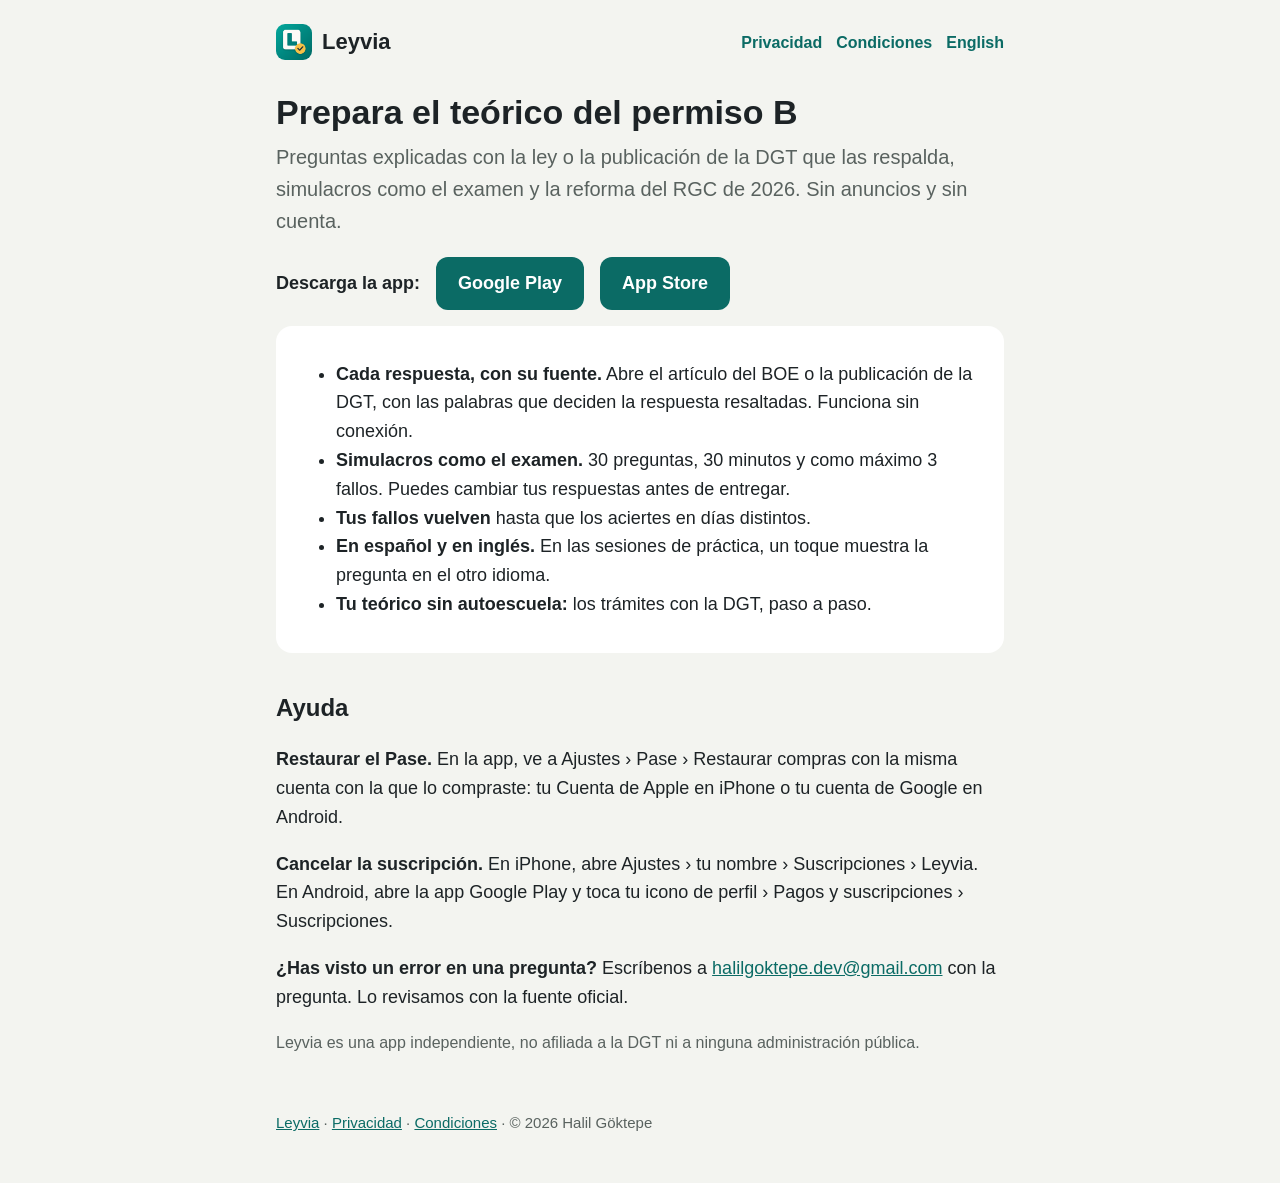
<file: index.html>
<!doctype html>
<html lang="es">
<head>
<meta charset="utf-8">
<meta name="viewport" content="width=device-width, initial-scale=1">
<title>Leyvia: test de autoescuela y examen teórico DGT</title>
<meta name="description" content="Prepara el examen teórico del permiso B: preguntas explicadas con la ley o la publicación de la DGT que las respalda, simulacros y la reforma del RGC de 2026. Sin anuncios ni cuenta, y también en inglés.">
<link rel="stylesheet" href="style.css">
<link rel="alternate" hreflang="en" href="en/index.html">
</head>
<body>
<header>
  <a class="brand" href="index.html"><img src="icon.png" alt="">Leyvia</a>
  <nav><a href="privacy.html">Privacidad</a><a href="terms.html">Condiciones</a><a href="en/index.html" lang="en">English</a></nav>
</header>
<main>
  <h1>Prepara el teórico del permiso B</h1>
  <p class="lede">Preguntas explicadas con la ley o la publicación de la DGT que las respalda, simulacros como el examen y la reforma del RGC de 2026. Sin anuncios y sin cuenta.</p>
  <p class="get"><span class="lead">Descarga la app:</span> <a class="store" href="https://play.google.com/store/apps/details?id=com.halil.leyvia&amp;hl=es">Google Play</a> <a class="store" href="https://apps.apple.com/es/app/test-autoescuela-dgt-leyvia/id6823328956">App Store</a></p>
  <div class="panel">
    <ul>
      <li><strong>Cada respuesta, con su fuente.</strong> Abre el artículo del BOE o la publicación de la DGT, con las palabras que deciden la respuesta resaltadas. Funciona sin conexión.</li>
      <li><strong>Simulacros como el examen.</strong> 30 preguntas, 30 minutos y como máximo 3 fallos. Puedes cambiar tus respuestas antes de entregar.</li>
      <li><strong>Tus fallos vuelven</strong> hasta que los aciertes en días distintos.</li>
      <li><strong>En español y en inglés.</strong> En las sesiones de práctica, un toque muestra la pregunta en el otro idioma.</li>
      <li><strong>Tu teórico sin autoescuela:</strong> los trámites con la DGT, paso a paso.</li>
    </ul>
  </div>

  <h2>Ayuda</h2>
  <p><strong>Restaurar el Pase.</strong> En la app, ve a Ajustes › Pase › Restaurar compras con la misma cuenta con la que lo compraste: tu Cuenta de Apple en iPhone o tu cuenta de Google en Android.</p>
  <p><strong>Cancelar la suscripción.</strong> En iPhone, abre Ajustes › tu nombre › Suscripciones › Leyvia. En Android, abre la app Google Play y toca tu icono de perfil › Pagos y suscripciones › Suscripciones.</p>
  <p><strong>¿Has visto un error en una pregunta?</strong> Escríbenos a <a href="mailto:halilgoktepe.dev@gmail.com">halilgoktepe.dev@gmail.com</a> con la pregunta. Lo revisamos con la fuente oficial.</p>
  <p class="note">Leyvia es una app independiente, no afiliada a la DGT ni a ninguna administración pública.</p>
</main>
<footer><a href="index.html">Leyvia</a> · <a href="privacy.html">Privacidad</a> · <a href="terms.html">Condiciones</a> · © 2026 Halil Göktepe</footer>
</body>
</html>
</file>
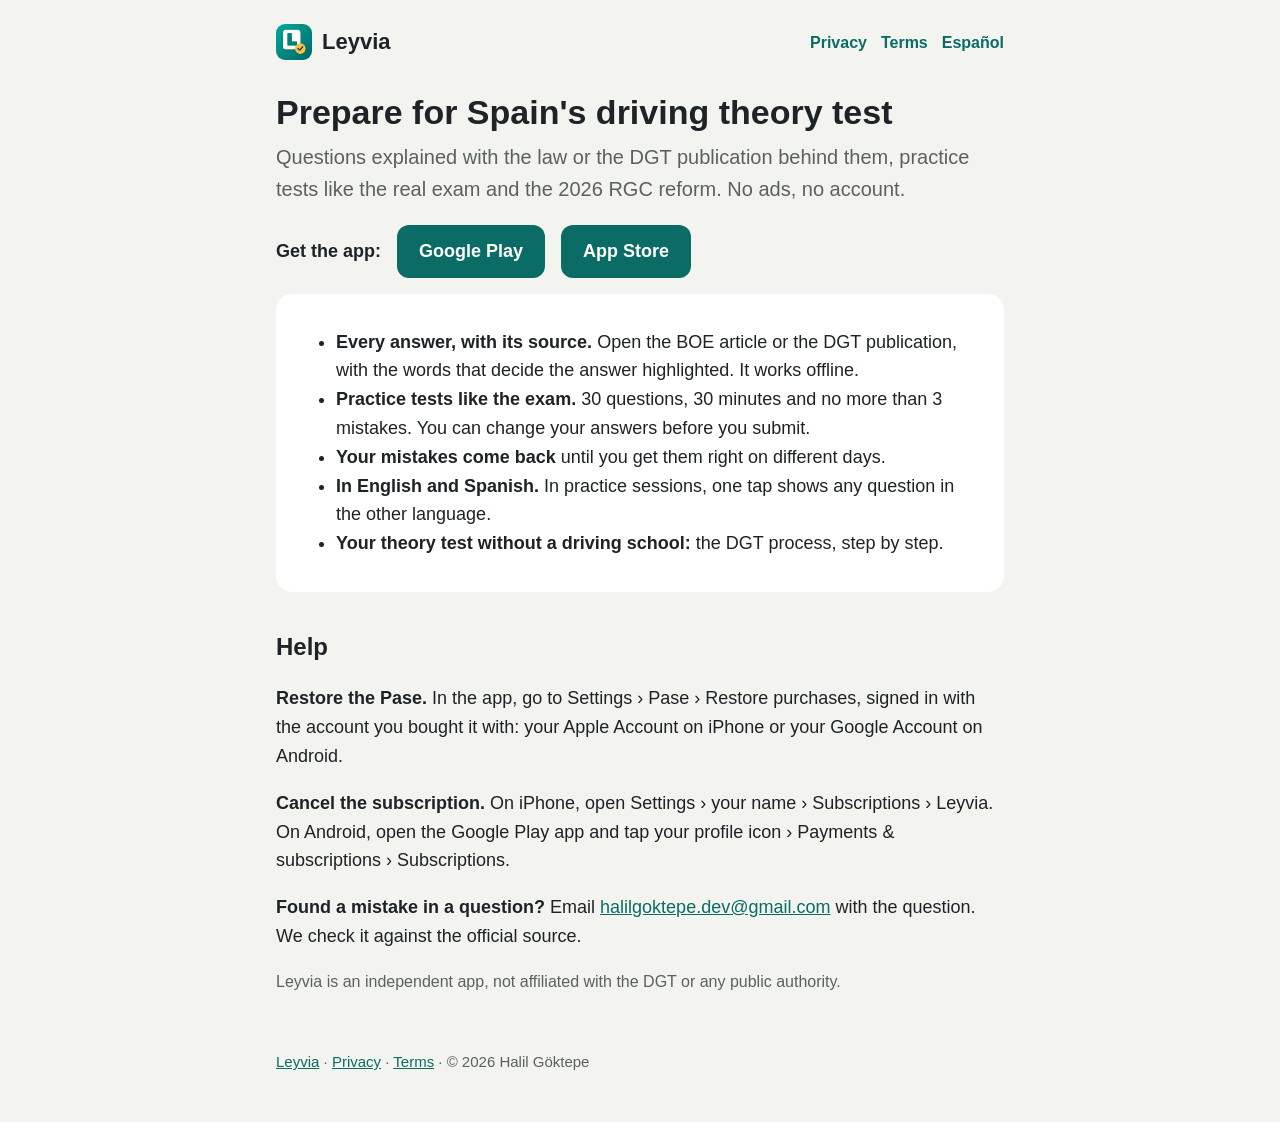
<file: en/index.html>
<!doctype html>
<html lang="en">
<head>
<meta charset="utf-8">
<meta name="viewport" content="width=device-width, initial-scale=1">
<title>Leyvia: Spain driving theory test in English and Spanish</title>
<meta name="description" content="Prepare for Spain's DGT theory test for a class B license, with every answer explained by the law or the DGT publication behind it, practice tests and the 2026 RGC reform. No ads, no account, in English and Spanish.">
<link rel="stylesheet" href="../style.css">
<link rel="alternate" hreflang="es" href="../index.html">
</head>
<body>
<header>
  <a class="brand" href="index.html"><img src="../icon.png" alt="">Leyvia</a>
  <nav><a href="privacy.html">Privacy</a><a href="terms.html">Terms</a><a href="../index.html" lang="es">Español</a></nav>
</header>
<main>
  <h1>Prepare for Spain's driving theory test</h1>
  <p class="lede">Questions explained with the law or the DGT publication behind them, practice tests like the real exam and the 2026 RGC reform. No ads, no account.</p>
  <p class="get"><span class="lead">Get the app:</span> <a class="store" href="https://play.google.com/store/apps/details?id=com.halil.leyvia&amp;hl=en">Google Play</a> <a class="store" href="https://apps.apple.com/es/app/test-autoescuela-dgt-leyvia/id6823328956">App Store</a></p>
  <div class="panel">
    <ul>
      <li><strong>Every answer, with its source.</strong> Open the BOE article or the DGT publication, with the words that decide the answer highlighted. It works offline.</li>
      <li><strong>Practice tests like the exam.</strong> 30 questions, 30 minutes and no more than 3 mistakes. You can change your answers before you submit.</li>
      <li><strong>Your mistakes come back</strong> until you get them right on different days.</li>
      <li><strong>In English and Spanish.</strong> In practice sessions, one tap shows any question in the other language.</li>
      <li><strong>Your theory test without a driving school:</strong> the DGT process, step by step.</li>
    </ul>
  </div>

  <h2>Help</h2>
  <p><strong>Restore the Pase.</strong> In the app, go to Settings › Pase › Restore purchases, signed in with the account you bought it with: your Apple Account on iPhone or your Google Account on Android.</p>
  <p><strong>Cancel the subscription.</strong> On iPhone, open Settings › your name › Subscriptions › Leyvia. On Android, open the Google Play app and tap your profile icon › Payments &amp; subscriptions › Subscriptions.</p>
  <p><strong>Found a mistake in a question?</strong> Email <a href="mailto:halilgoktepe.dev@gmail.com">halilgoktepe.dev@gmail.com</a> with the question. We check it against the official source.</p>
  <p class="note">Leyvia is an independent app, not affiliated with the DGT or any public authority.</p>
</main>
<footer><a href="index.html">Leyvia</a> · <a href="privacy.html">Privacy</a> · <a href="terms.html">Terms</a> · © 2026 Halil Göktepe</footer>
</body>
</html>
</file>
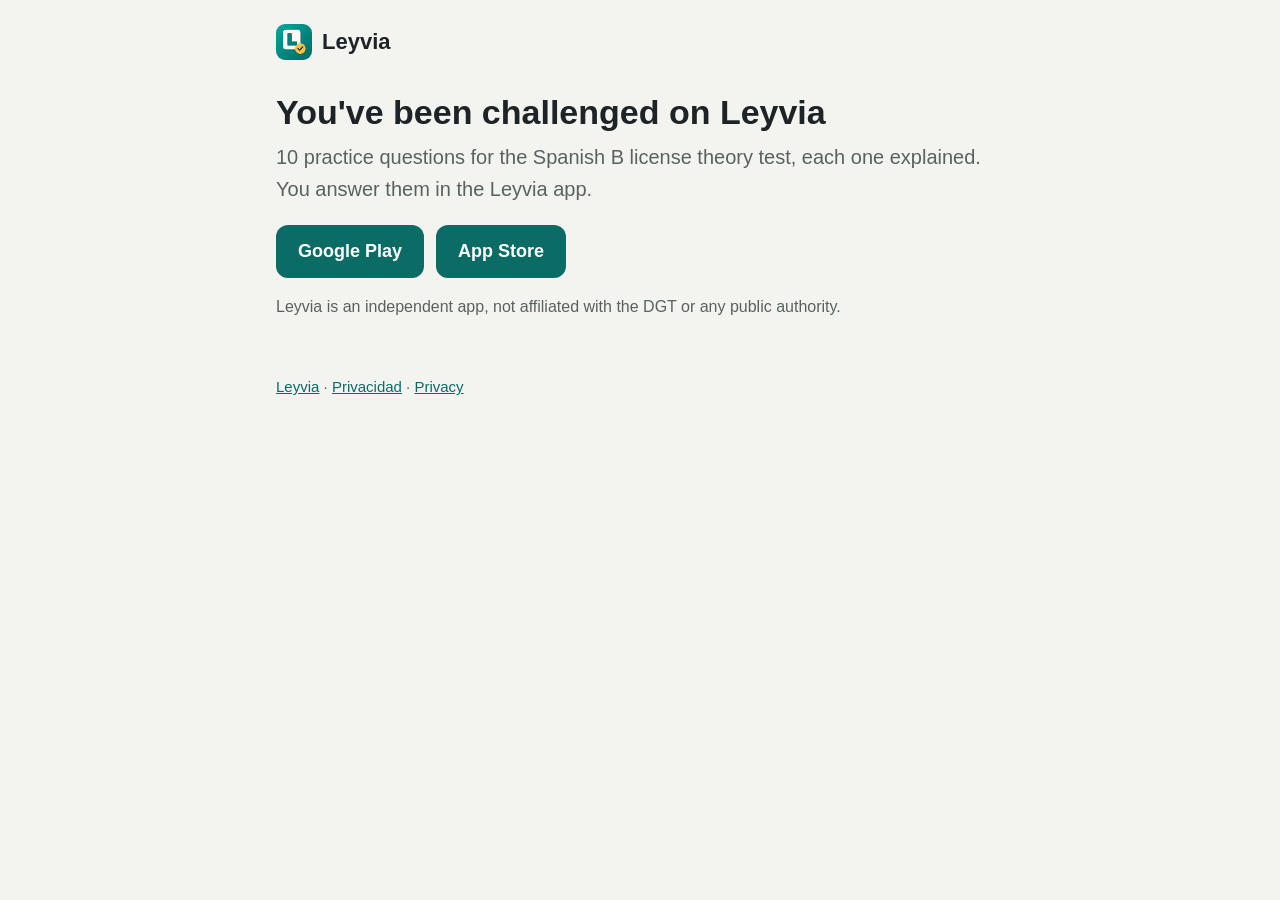
<file: reto/index.html>
<!doctype html>
<html lang="es">
<head>
<meta charset="utf-8">
<meta name="viewport" content="width=device-width, initial-scale=1">
<title>Un reto en Leyvia</title>
<meta name="description" content="Un reto en Leyvia: 10 preguntas para preparar el teórico del permiso B, con la explicación de cada una.">
<meta property="og:title" content="Un reto en Leyvia">
<meta property="og:description" content="10 preguntas para preparar el teórico del permiso B, con la explicación de cada una.">
<meta property="og:image" content="https://batuhangoktepe.github.io/leyvia/reto/preview.png">
<meta property="og:image:width" content="1200">
<meta property="og:image:height" content="630">
<meta property="og:type" content="website">
<meta name="twitter:card" content="summary_large_image">
<meta name="robots" content="noindex">
<link rel="stylesheet" href="../style.css">
<style>
  .score { font-size: 20px; font-weight: 700; margin: 0 0 8px; }
  ol.steps { padding-left: 22px; margin: 8px 0 16px; }
  ol.steps li { margin: 4px 0; }
  a.store.secondary { background: transparent; color: var(--teal); box-shadow: inset 0 0 0 2px var(--teal); }
  .actions { display: flex; flex-wrap: wrap; gap: 12px; margin: 16px 0; }
  [hidden] { display: none !important; }
</style>
</head>
<body>
<header>
  <a class="brand" href="../index.html"><img src="../icon.png" alt="">Leyvia</a>
</header>
<main>
  <!-- Spanish and English, chosen by the browser's language like the app (Spanish for es, ca, gl, eu). The reto is
       read from the link's fragment, which browsers never send to the server. On Android the page passes it to Google
       Play in the install link (disclosed in the privacy policy); a session flag avoids jumping to Play twice. -->
  <section lang="es" data-lang="es">
    <h1 data-title><span data-name></span> te reta en Leyvia</h1>
    <h1 data-title-anon hidden>Te han retado en Leyvia</h1>
    <h1 data-title-result hidden>Han respondido a un reto en Leyvia</h1>
    <p class="lede">10 preguntas para preparar el teórico del permiso B, con la explicación de cada una. Se juega en la app.</p>
    <p class="score" data-score hidden><span data-who data-anon="Tu amigo"></span>: <span data-points></span> de 10. ¿Aciertas más?</p>
    <div class="panel" data-ios hidden>
      <ol class="steps">
        <li>Instala Leyvia.</li>
        <li>Vuelve a donde recibiste el enlace del reto y tócalo otra vez.</li>
      </ol>
      <div class="actions"><a class="store" data-appstore href="#">Instalar en el App Store</a></div>
    </div>
    <div class="panel" data-android hidden>
      <p>Instala Leyvia y ábrela: el reto debería estar esperándote. Si no aparece, vuelve a tocar el enlace del reto.</p>
      <div class="actions"><a class="store" data-play href="#">Instalar en Google Play</a></div>
    </div>
    <div class="actions" data-desktop hidden>
      <a class="store" data-play href="#">Google Play</a>
      <a class="store" data-appstore href="#">App Store</a>
    </div>
    <p data-mobile hidden><strong>¿Ya tienes Leyvia?</strong> Si no se ha abierto, actualízala y vuelve a tocar el enlace del reto. Si el enlace se abre dentro de otra app, usa este botón:</p>
    <div class="actions" data-mobile hidden><a class="store secondary" data-open href="#">Abrir en Leyvia</a></div>
    <p class="note">Leyvia es una app independiente, no afiliada a la DGT ni a ninguna administración pública.</p>
  </section>
  <section lang="en" data-lang="en" hidden>
    <h1 data-title><span data-name></span> challenges you on Leyvia</h1>
    <h1 data-title-anon hidden>You've been challenged on Leyvia</h1>
    <h1 data-title-result hidden>Someone answered a challenge on Leyvia</h1>
    <p class="lede">10 practice questions for the Spanish B license theory test, each one explained. You answer them in the Leyvia app.</p>
    <p class="score" data-score hidden><span data-who data-anon="Your friend"></span>: <span data-points></span> out of 10. Can you beat that?</p>
    <div class="panel" data-ios hidden>
      <ol class="steps">
        <li>Install Leyvia.</li>
        <li>Go back to where you got the challenge link and tap it again.</li>
      </ol>
      <div class="actions"><a class="store" data-appstore href="#">Get it on the App Store</a></div>
    </div>
    <div class="panel" data-android hidden>
      <p>Install Leyvia and open it: the challenge should be waiting for you. If it isn't, tap the challenge link again.</p>
      <div class="actions"><a class="store" data-play href="#">Get it on Google Play</a></div>
    </div>
    <div class="actions" data-desktop hidden>
      <a class="store" data-play href="#">Google Play</a>
      <a class="store" data-appstore href="#">App Store</a>
    </div>
    <p data-mobile hidden><strong>Already have Leyvia?</strong> If it didn't open, update it and tap the challenge link again. If the link opens inside another app, use this button:</p>
    <div class="actions" data-mobile hidden><a class="store secondary" data-open href="#">Open in Leyvia</a></div>
    <p class="note">Leyvia is an independent app, not affiliated with the DGT or any public authority.</p>
  </section>
</main>
<footer><a href="../index.html">Leyvia</a> · <a href="../privacy.html">Privacidad</a> · <a href="../en/privacy.html" lang="en">Privacy</a></footer>
<script>
(function () {
  "use strict";
  var fragment = location.hash.slice(1);
  var ua = navigator.userAgent || "";
  var ios = /iPhone|iPad|iPod/.test(ua) || (navigator.platform === "MacIntel" && navigator.maxTouchPoints > 1);
  var android = /Android/.test(ua);
  // In-app browsers that may keep links for themselves (Instagram, Facebook): no automatic jump to the store there.
  var inApp = /Instagram|FBAN|FBAV|FB_IAB/.test(ua);

  var lang = ((navigator.languages && navigator.languages[0]) || navigator.language || "es").slice(0, 2).toLowerCase();
  var english = ["es", "ca", "gl", "eu"].indexOf(lang) < 0;
  var page = document.querySelector('[data-lang="' + (english ? "en" : "es") + '"]');
  document.querySelectorAll("[data-lang]").forEach(function (section) { section.hidden = section !== page; });
  document.documentElement.lang = english ? "en" : "es";
  if (english) document.title = "A challenge on Leyvia";

  var valid = /^[A-Za-z0-9_-]+$/.test(fragment);
  var play = "https://play.google.com/store/apps/details?id=com.halil.leyvia&referrer=" +
    encodeURIComponent("utm_source=reto&utm_medium=share" + (valid ? "&reto=" + fragment : ""));
  var appStore = "https://apps.apple.com/app/apple-store/id6823328956?pt=128534438&ct=reto&mt=8";
  page.querySelectorAll("[data-play]").forEach(function (a) { a.href = play; });
  page.querySelectorAll("[data-appstore]").forEach(function (a) { a.href = appStore; });
  page.querySelectorAll("[data-open]").forEach(function (a) { a.href = "leyvia://reto" + (valid ? "#" + fragment : ""); });
  page.querySelectorAll(ios ? "[data-ios]" : android ? "[data-android]" : "[data-desktop]").forEach(function (el) { el.hidden = false; });
  if (ios || android) page.querySelectorAll("[data-mobile]").forEach(function (el) { el.hidden = false; });

  function show(name, points, valid) {
    // textContent only: a name in a link is never read as HTML.
    page.querySelectorAll("[data-name]").forEach(function (el) { el.textContent = name; });
    page.querySelectorAll("[data-who]").forEach(function (el) { el.textContent = name || el.getAttribute("data-anon"); });
    page.querySelectorAll("[data-points]").forEach(function (el) { el.textContent = String(points); });
    page.querySelector("[data-title]").hidden = !name;
    page.querySelector("[data-title-anon]").hidden = !!name;
    page.querySelector("[data-score]").hidden = !valid;
  }
  show("", 0, false);

  // The challenge as the app writes it (docs/en/19-reto-plan.md §4.2): version 1, kind, pack, ten questions, the
  // sender's answers and name, a checksum. Only a valid challenge shows a name and a score.
  function bytesOf(text) {
    var base64 = text.replace(/-/g, "+").replace(/_/g, "/");
    while (base64.length % 4) base64 += "=";
    var binary = atob(base64), bytes = new Uint8Array(binary.length);
    for (var i = 0; i < binary.length; i++) bytes[i] = binary.charCodeAt(i);
    return bytes;
  }
  function read(bytes, digest) {
    var body = bytes.length - 2;
    if (bytes[0] !== 1 || body < 57) return;
    if (digest[0] !== bytes[body] || digest[1] !== bytes[body + 1]) return;
    // A result link (kind 1) is for the person who sent the challenge; say what it is, without scores.
    if (bytes[1] === 1) {
      page.querySelector("[data-title]").hidden = true;
      page.querySelector("[data-title-anon]").hidden = true;
      page.querySelector("[data-title-result]").hidden = false;
      return;
    }
    if (bytes[1] !== 0) return;
    var answers = (bytes[54] << 8) | bytes[55], points = 0;
    for (var bit = 0; bit < 10; bit++) if (answers & (1 << bit)) points++;
    var length = bytes[56];
    if (57 + length !== body) return;
    var name;
    try { name = new TextDecoder("utf-8", { fatal: true }).decode(bytes.slice(57, 57 + length)); } catch (e) { return; }
    show(name, points, true);
  }
  var bytes;
  try { bytes = valid ? bytesOf(fragment) : null; } catch (e) { bytes = null; }
  if (bytes && bytes.length > 3 && window.crypto && crypto.subtle) {
    crypto.subtle.digest("SHA-256", bytes.slice(0, bytes.length - 2))
      .then(function (hash) { read(bytes, new Uint8Array(hash)); })
      .catch(function () {});
  }

  // Android, in a regular browser: on to Google Play at once; Play hands the reto to the app at its first launch.
  // Coming back shows this page, with the "already have Leyvia" line.
  if (android && !inApp && valid) {
    try {
      if (!sessionStorage.getItem("retoJumped")) {
        sessionStorage.setItem("retoJumped", "1");
        location.href = play;
      }
    } catch (e) { location.href = play; }
  }
})();
</script>
</body>
</html>
</file>
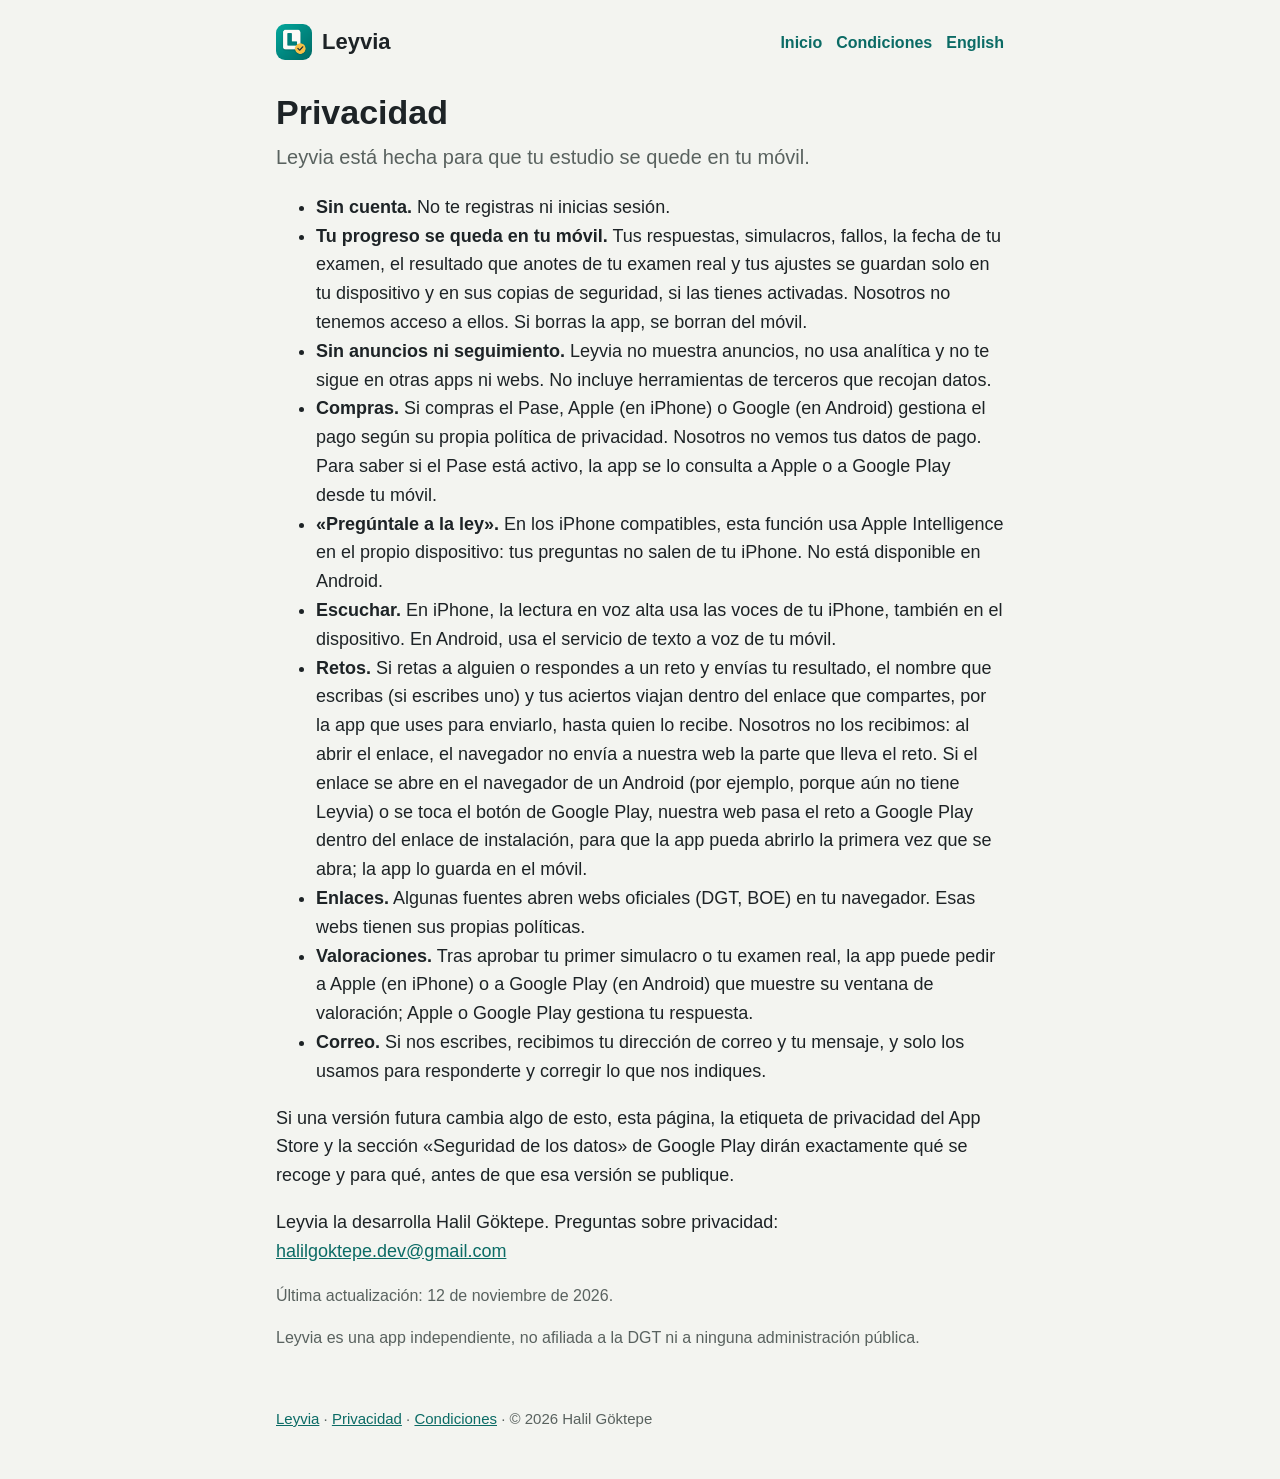
<file: privacy.html>
<!doctype html>
<html lang="es">
<head>
<meta charset="utf-8">
<meta name="viewport" content="width=device-width, initial-scale=1">
<title>Privacidad | Leyvia</title>
<meta name="description" content="Política de privacidad de Leyvia: sin cuenta, sin anuncios y sin seguimiento; tu progreso se queda en tu móvil.">
<link rel="stylesheet" href="style.css">
<link rel="alternate" hreflang="en" href="en/privacy.html">
</head>
<body>
<header>
  <a class="brand" href="index.html"><img src="icon.png" alt="">Leyvia</a>
  <nav><a href="index.html">Inicio</a><a href="terms.html">Condiciones</a><a href="en/privacy.html" lang="en">English</a></nav>
</header>
<main>
  <h1>Privacidad</h1>
  <p class="lede">Leyvia está hecha para que tu estudio se quede en tu móvil.</p>
  <ul>
    <li><strong>Sin cuenta.</strong> No te registras ni inicias sesión.</li>
    <li><strong>Tu progreso se queda en tu móvil.</strong> Tus respuestas, simulacros, fallos, la fecha de tu examen, el resultado que anotes de tu examen real y tus ajustes se guardan solo en tu dispositivo y en sus copias de seguridad, si las tienes activadas. Nosotros no tenemos acceso a ellos. Si borras la app, se borran del móvil.</li>
    <li><strong>Sin anuncios ni seguimiento.</strong> Leyvia no muestra anuncios, no usa analítica y no te sigue en otras apps ni webs. No incluye herramientas de terceros que recojan datos.</li>
    <li><strong>Compras.</strong> Si compras el Pase, Apple (en iPhone) o Google (en Android) gestiona el pago según su propia política de privacidad. Nosotros no vemos tus datos de pago. Para saber si el Pase está activo, la app se lo consulta a Apple o a Google Play desde tu móvil.</li>
    <li><strong>«Pregúntale a la ley».</strong> En los iPhone compatibles, esta función usa Apple Intelligence en el propio dispositivo: tus preguntas no salen de tu iPhone. No está disponible en Android.</li>
    <li><strong>Escuchar.</strong> En iPhone, la lectura en voz alta usa las voces de tu iPhone, también en el dispositivo. En Android, usa el servicio de texto a voz de tu móvil.</li>
    <li><strong>Retos.</strong> Si retas a alguien o respondes a un reto y envías tu resultado, el nombre que escribas (si escribes uno) y tus aciertos viajan dentro del enlace que compartes, por la app que uses para enviarlo, hasta quien lo recibe. Nosotros no los recibimos: al abrir el enlace, el navegador no envía a nuestra web la parte que lleva el reto. Si el enlace se abre en el navegador de un Android (por ejemplo, porque aún no tiene Leyvia) o se toca el botón de Google Play, nuestra web pasa el reto a Google Play dentro del enlace de instalación, para que la app pueda abrirlo la primera vez que se abra; la app lo guarda en el móvil.</li>
    <li><strong>Enlaces.</strong> Algunas fuentes abren webs oficiales (DGT, BOE) en tu navegador. Esas webs tienen sus propias políticas.</li>
    <li><strong>Valoraciones.</strong> Tras aprobar tu primer simulacro o tu examen real, la app puede pedir a Apple (en iPhone) o a Google Play (en Android) que muestre su ventana de valoración; Apple o Google Play gestiona tu respuesta.</li>
    <li><strong>Correo.</strong> Si nos escribes, recibimos tu dirección de correo y tu mensaje, y solo los usamos para responderte y corregir lo que nos indiques.</li>
  </ul>
  <p>Si una versión futura cambia algo de esto, esta página, la etiqueta de privacidad del App Store y la sección «Seguridad de los datos» de Google Play dirán exactamente qué se recoge y para qué, antes de que esa versión se publique.</p>
  <p>Leyvia la desarrolla Halil Göktepe. Preguntas sobre privacidad: <a href="mailto:halilgoktepe.dev@gmail.com">halilgoktepe.dev@gmail.com</a></p>
  <p class="note">Última actualización: 12 de noviembre de 2026.</p>
  <p class="note">Leyvia es una app independiente, no afiliada a la DGT ni a ninguna administración pública.</p>
</main>
<footer><a href="index.html">Leyvia</a> · <a href="privacy.html">Privacidad</a> · <a href="terms.html">Condiciones</a> · © 2026 Halil Göktepe</footer>
</body>
</html>
</file>
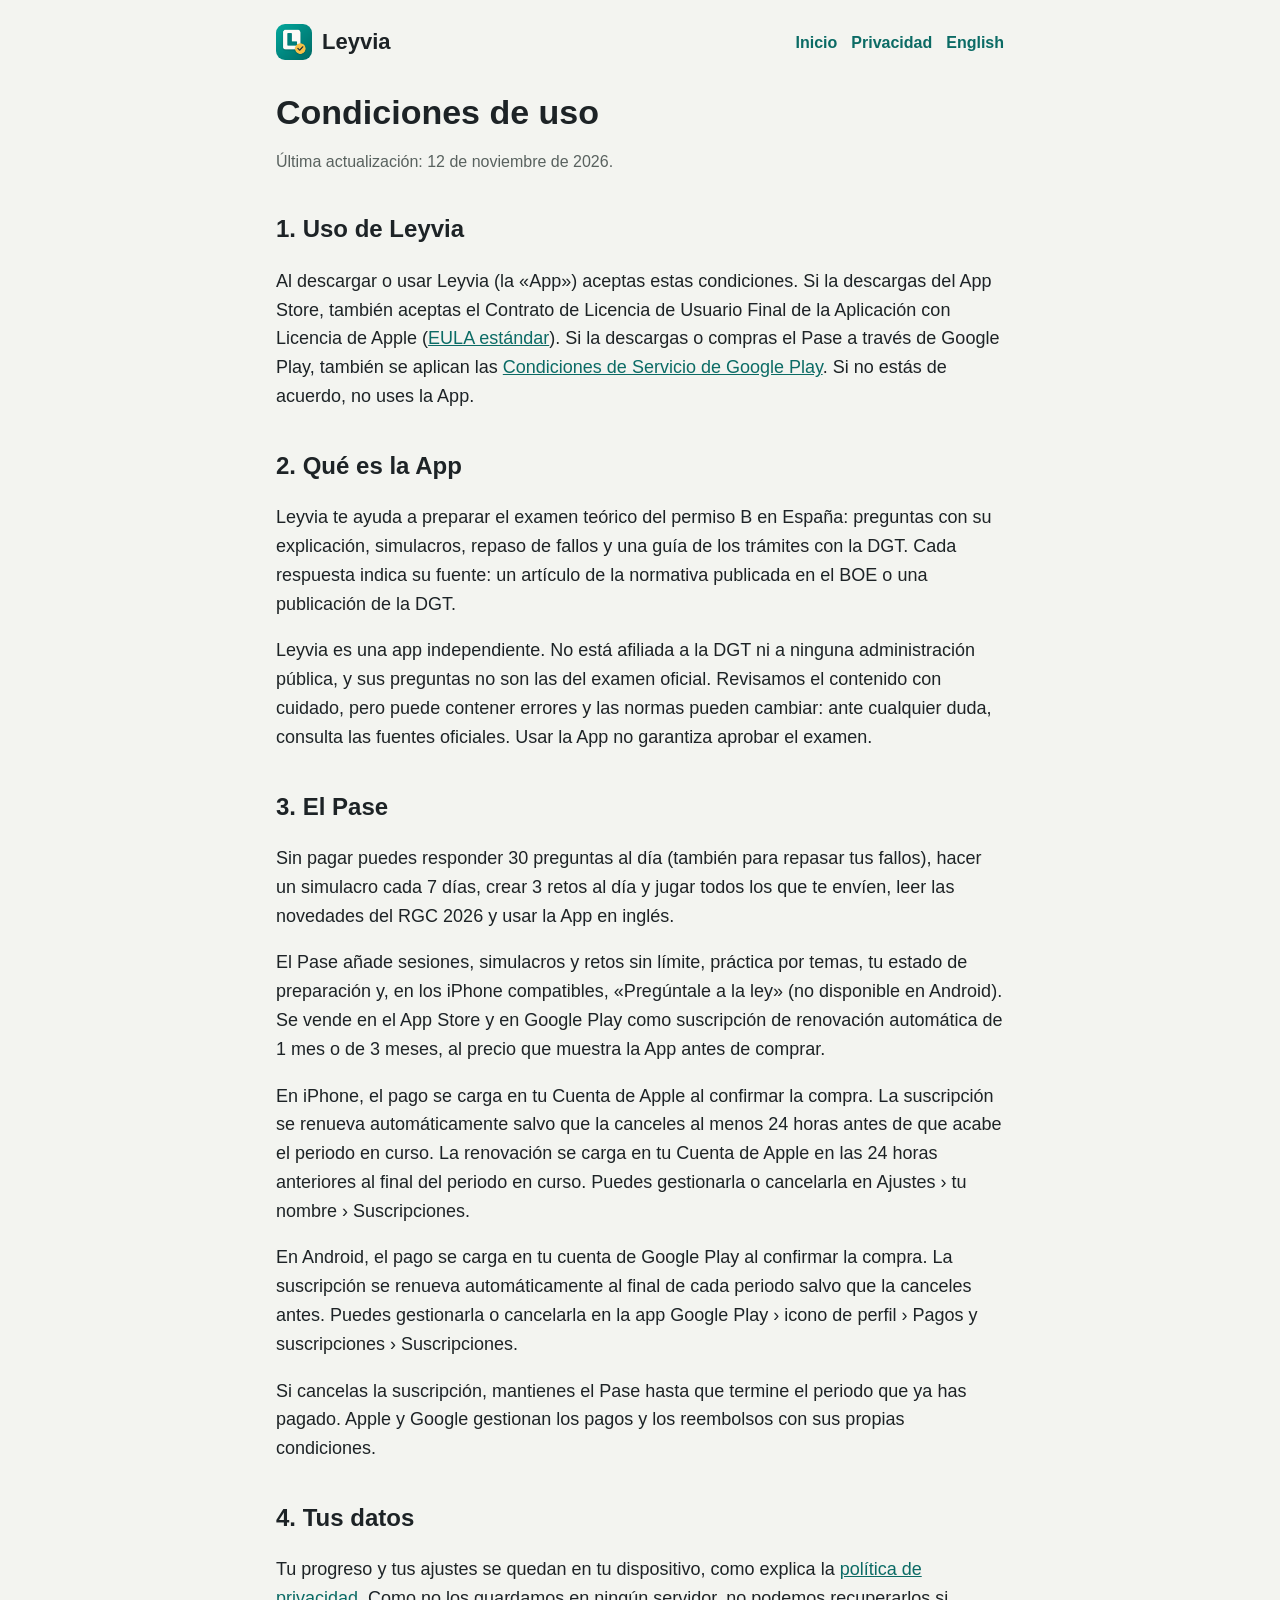
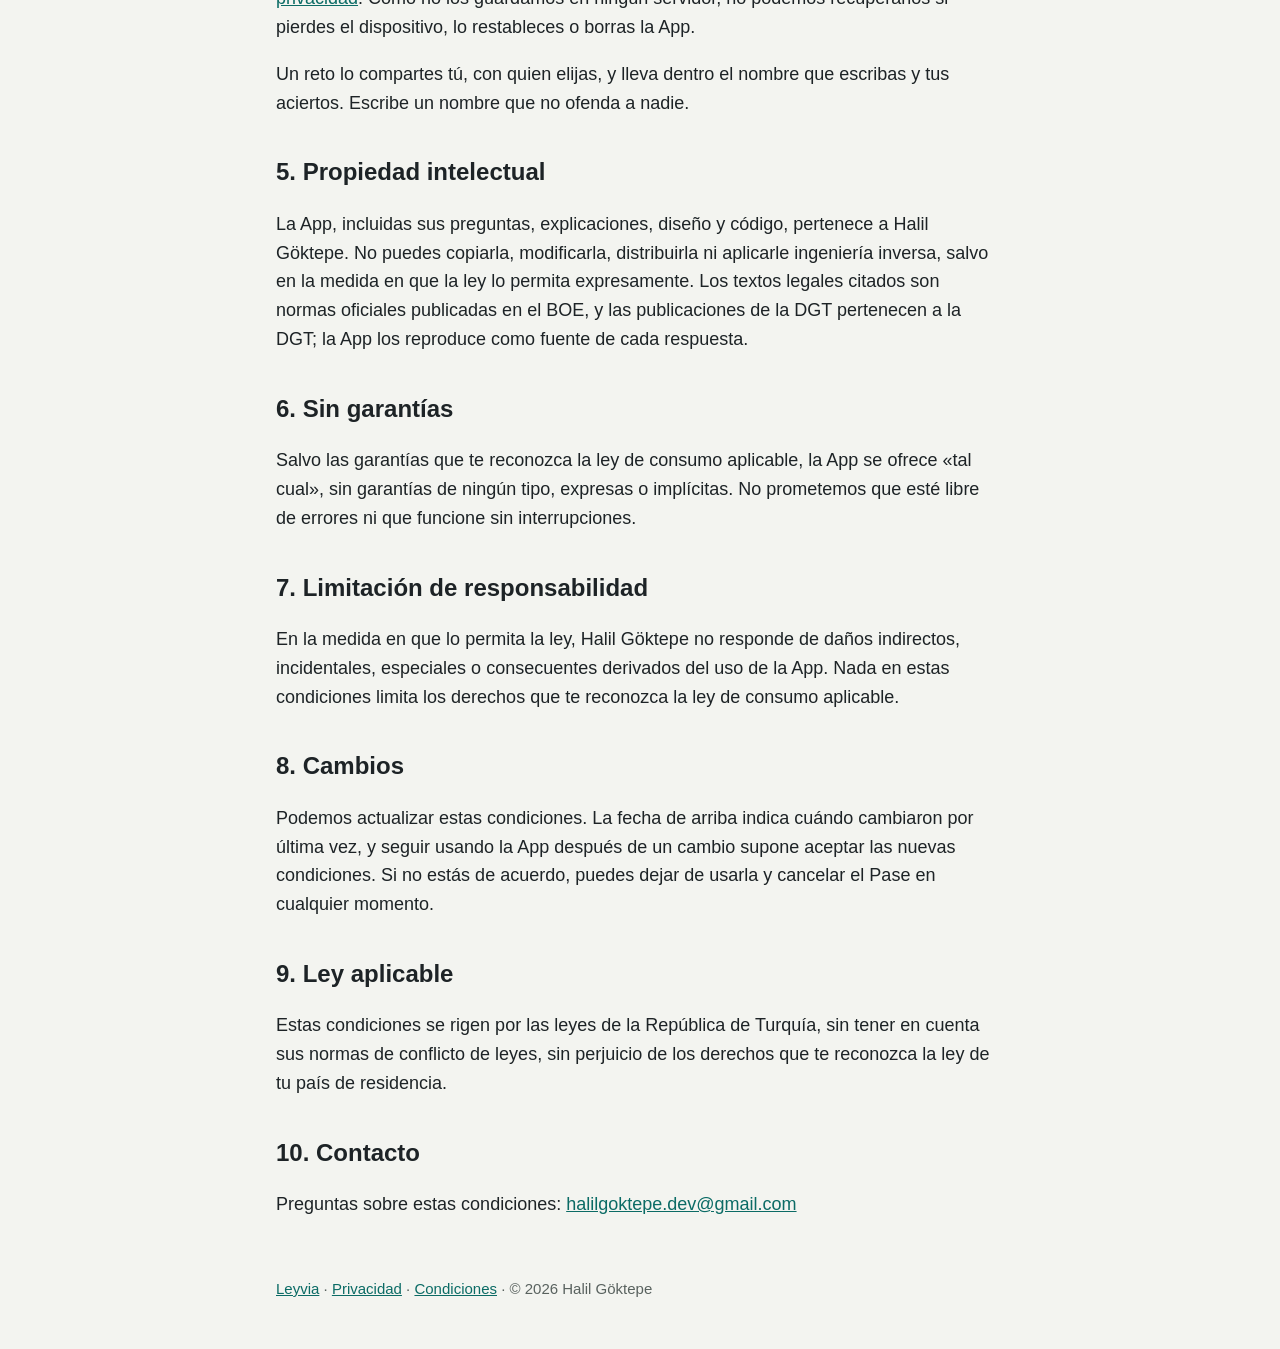
<file: terms.html>
<!doctype html>
<html lang="es">
<head>
<meta charset="utf-8">
<meta name="viewport" content="width=device-width, initial-scale=1">
<title>Condiciones de uso | Leyvia</title>
<meta name="description" content="Condiciones de uso de Leyvia y del Pase.">
<link rel="stylesheet" href="style.css">
<link rel="alternate" hreflang="en" href="en/terms.html">
</head>
<body>
<header>
  <a class="brand" href="index.html"><img src="icon.png" alt="">Leyvia</a>
  <nav><a href="index.html">Inicio</a><a href="privacy.html">Privacidad</a><a href="en/terms.html" lang="en">English</a></nav>
</header>
<main>
  <h1>Condiciones de uso</h1>
  <p class="note">Última actualización: 12 de noviembre de 2026.</p>

  <h2>1. Uso de Leyvia</h2>
  <p>Al descargar o usar Leyvia (la «App») aceptas estas condiciones. Si la descargas del App Store, también aceptas el Contrato de Licencia de Usuario Final de la Aplicación con Licencia de Apple (<a href="https://www.apple.com/legal/internet-services/itunes/dev/stdeula/">EULA estándar</a>). Si la descargas o compras el Pase a través de Google Play, también se aplican las <a href="https://play.google.com/about/play-terms/index.html">Condiciones de Servicio de Google Play</a>. Si no estás de acuerdo, no uses la App.</p>

  <h2>2. Qué es la App</h2>
  <p>Leyvia te ayuda a preparar el examen teórico del permiso B en España: preguntas con su explicación, simulacros, repaso de fallos y una guía de los trámites con la DGT. Cada respuesta indica su fuente: un artículo de la normativa publicada en el BOE o una publicación de la DGT.</p>
  <p>Leyvia es una app independiente. No está afiliada a la DGT ni a ninguna administración pública, y sus preguntas no son las del examen oficial. Revisamos el contenido con cuidado, pero puede contener errores y las normas pueden cambiar: ante cualquier duda, consulta las fuentes oficiales. Usar la App no garantiza aprobar el examen.</p>

  <h2>3. El Pase</h2>
  <p>Sin pagar puedes responder 30 preguntas al día (también para repasar tus fallos), hacer un simulacro cada 7 días, crear 3 retos al día y jugar todos los que te envíen, leer las novedades del RGC 2026 y usar la App en inglés.</p>
  <p>El Pase añade sesiones, simulacros y retos sin límite, práctica por temas, tu estado de preparación y, en los iPhone compatibles, «Pregúntale a la ley» (no disponible en Android). Se vende en el App Store y en Google Play como suscripción de renovación automática de 1 mes o de 3 meses, al precio que muestra la App antes de comprar.</p>
  <p>En iPhone, el pago se carga en tu Cuenta de Apple al confirmar la compra. La suscripción se renueva automáticamente salvo que la canceles al menos 24 horas antes de que acabe el periodo en curso. La renovación se carga en tu Cuenta de Apple en las 24 horas anteriores al final del periodo en curso. Puedes gestionarla o cancelarla en Ajustes › tu nombre › Suscripciones.</p>
  <p>En Android, el pago se carga en tu cuenta de Google Play al confirmar la compra. La suscripción se renueva automáticamente al final de cada periodo salvo que la canceles antes. Puedes gestionarla o cancelarla en la app Google Play › icono de perfil › Pagos y suscripciones › Suscripciones.</p>
  <p>Si cancelas la suscripción, mantienes el Pase hasta que termine el periodo que ya has pagado. Apple y Google gestionan los pagos y los reembolsos con sus propias condiciones.</p>

  <h2>4. Tus datos</h2>
  <p>Tu progreso y tus ajustes se quedan en tu dispositivo, como explica la <a href="privacy.html">política de privacidad</a>. Como no los guardamos en ningún servidor, no podemos recuperarlos si pierdes el dispositivo, lo restableces o borras la App.</p>
  <p>Un reto lo compartes tú, con quien elijas, y lleva dentro el nombre que escribas y tus aciertos. Escribe un nombre que no ofenda a nadie.</p>

  <h2>5. Propiedad intelectual</h2>
  <p>La App, incluidas sus preguntas, explicaciones, diseño y código, pertenece a Halil Göktepe. No puedes copiarla, modificarla, distribuirla ni aplicarle ingeniería inversa, salvo en la medida en que la ley lo permita expresamente. Los textos legales citados son normas oficiales publicadas en el BOE, y las publicaciones de la DGT pertenecen a la DGT; la App los reproduce como fuente de cada respuesta.</p>

  <h2>6. Sin garantías</h2>
  <p>Salvo las garantías que te reconozca la ley de consumo aplicable, la App se ofrece «tal cual», sin garantías de ningún tipo, expresas o implícitas. No prometemos que esté libre de errores ni que funcione sin interrupciones.</p>

  <h2>7. Limitación de responsabilidad</h2>
  <p>En la medida en que lo permita la ley, Halil Göktepe no responde de daños indirectos, incidentales, especiales o consecuentes derivados del uso de la App. Nada en estas condiciones limita los derechos que te reconozca la ley de consumo aplicable.</p>

  <h2>8. Cambios</h2>
  <p>Podemos actualizar estas condiciones. La fecha de arriba indica cuándo cambiaron por última vez, y seguir usando la App después de un cambio supone aceptar las nuevas condiciones. Si no estás de acuerdo, puedes dejar de usarla y cancelar el Pase en cualquier momento.</p>

  <h2>9. Ley aplicable</h2>
  <p>Estas condiciones se rigen por las leyes de la República de Turquía, sin tener en cuenta sus normas de conflicto de leyes, sin perjuicio de los derechos que te reconozca la ley de tu país de residencia.</p>

  <h2>10. Contacto</h2>
  <p>Preguntas sobre estas condiciones: <a href="mailto:halilgoktepe.dev@gmail.com">halilgoktepe.dev@gmail.com</a></p>
</main>
<footer><a href="index.html">Leyvia</a> · <a href="privacy.html">Privacidad</a> · <a href="terms.html">Condiciones</a> · © 2026 Halil Göktepe</footer>
</body>
</html>
</file>
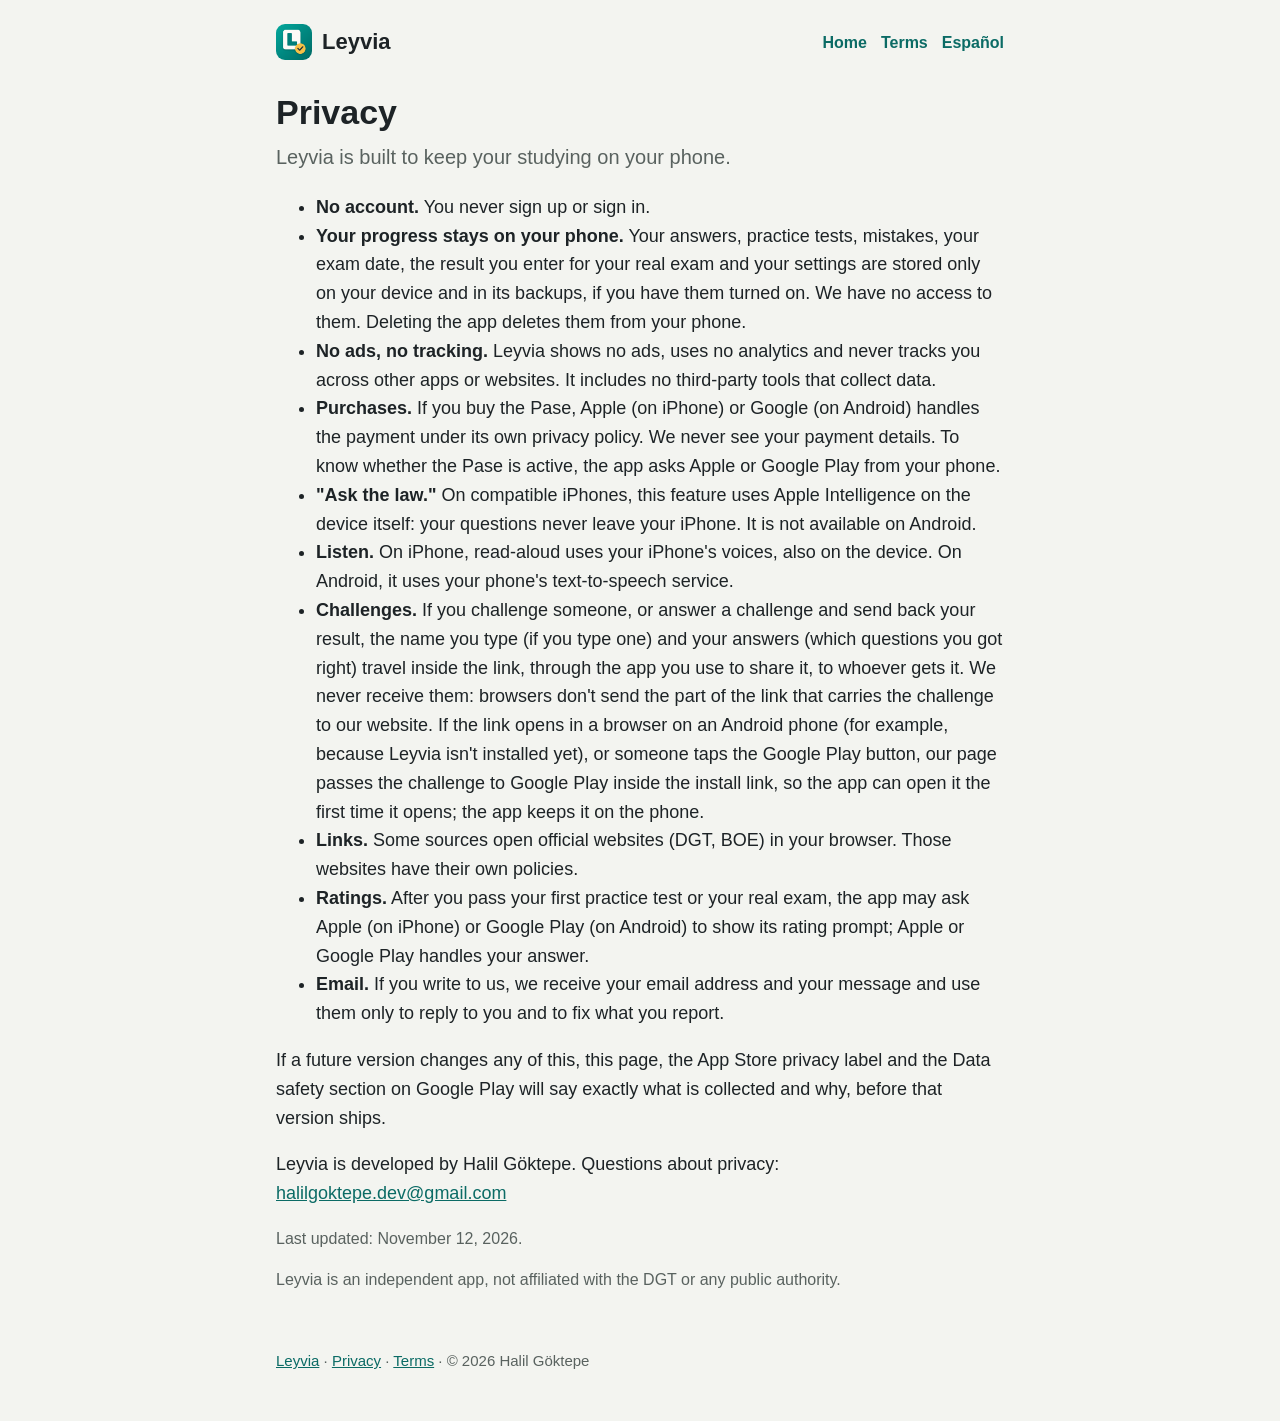
<file: en/privacy.html>
<!doctype html>
<html lang="en">
<head>
<meta charset="utf-8">
<meta name="viewport" content="width=device-width, initial-scale=1">
<title>Privacy | Leyvia</title>
<meta name="description" content="Leyvia's privacy policy: no account, no ads, no tracking; your progress stays on your phone.">
<link rel="stylesheet" href="../style.css">
<link rel="alternate" hreflang="es" href="../privacy.html">
</head>
<body>
<header>
  <a class="brand" href="index.html"><img src="../icon.png" alt="">Leyvia</a>
  <nav><a href="index.html">Home</a><a href="terms.html">Terms</a><a href="../privacy.html" lang="es">Español</a></nav>
</header>
<main>
  <h1>Privacy</h1>
  <p class="lede">Leyvia is built to keep your studying on your phone.</p>
  <ul>
    <li><strong>No account.</strong> You never sign up or sign in.</li>
    <li><strong>Your progress stays on your phone.</strong> Your answers, practice tests, mistakes, your exam date, the result you enter for your real exam and your settings are stored only on your device and in its backups, if you have them turned on. We have no access to them. Deleting the app deletes them from your phone.</li>
    <li><strong>No ads, no tracking.</strong> Leyvia shows no ads, uses no analytics and never tracks you across other apps or websites. It includes no third-party tools that collect data.</li>
    <li><strong>Purchases.</strong> If you buy the Pase, Apple (on iPhone) or Google (on Android) handles the payment under its own privacy policy. We never see your payment details. To know whether the Pase is active, the app asks Apple or Google Play from your phone.</li>
    <li><strong>"Ask the law."</strong> On compatible iPhones, this feature uses Apple Intelligence on the device itself: your questions never leave your iPhone. It is not available on Android.</li>
    <li><strong>Listen.</strong> On iPhone, read-aloud uses your iPhone's voices, also on the device. On Android, it uses your phone's text-to-speech service.</li>
    <li><strong>Challenges.</strong> If you challenge someone, or answer a challenge and send back your result, the name you type (if you type one) and your answers (which questions you got right) travel inside the link, through the app you use to share it, to whoever gets it. We never receive them: browsers don't send the part of the link that carries the challenge to our website. If the link opens in a browser on an Android phone (for example, because Leyvia isn't installed yet), or someone taps the Google Play button, our page passes the challenge to Google Play inside the install link, so the app can open it the first time it opens; the app keeps it on the phone.</li>
    <li><strong>Links.</strong> Some sources open official websites (DGT, BOE) in your browser. Those websites have their own policies.</li>
    <li><strong>Ratings.</strong> After you pass your first practice test or your real exam, the app may ask Apple (on iPhone) or Google Play (on Android) to show its rating prompt; Apple or Google Play handles your answer.</li>
    <li><strong>Email.</strong> If you write to us, we receive your email address and your message and use them only to reply to you and to fix what you report.</li>
  </ul>
  <p>If a future version changes any of this, this page, the App Store privacy label and the Data safety section on Google Play will say exactly what is collected and why, before that version ships.</p>
  <p>Leyvia is developed by Halil Göktepe. Questions about privacy: <a href="mailto:halilgoktepe.dev@gmail.com">halilgoktepe.dev@gmail.com</a></p>
  <p class="note">Last updated: November 12, 2026.</p>
  <p class="note">Leyvia is an independent app, not affiliated with the DGT or any public authority.</p>
</main>
<footer><a href="index.html">Leyvia</a> · <a href="privacy.html">Privacy</a> · <a href="terms.html">Terms</a> · © 2026 Halil Göktepe</footer>
</body>
</html>
</file>
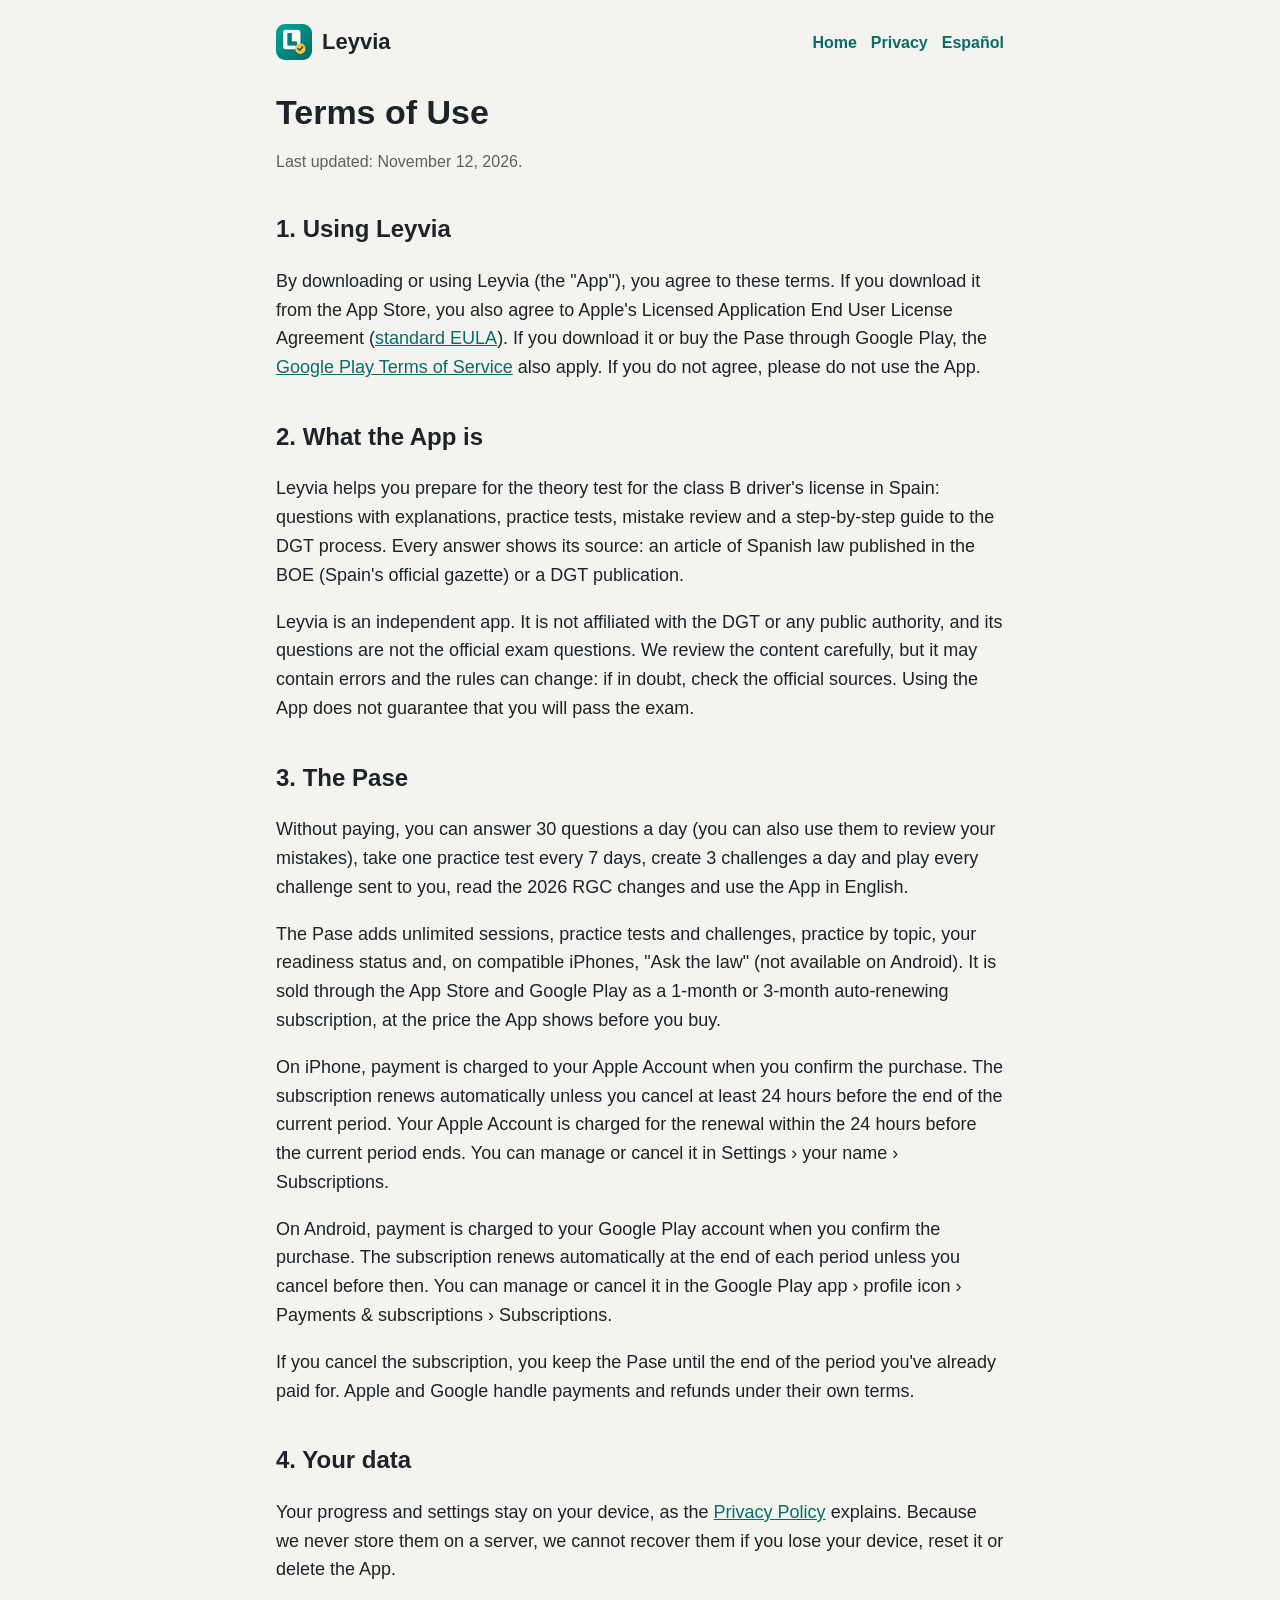
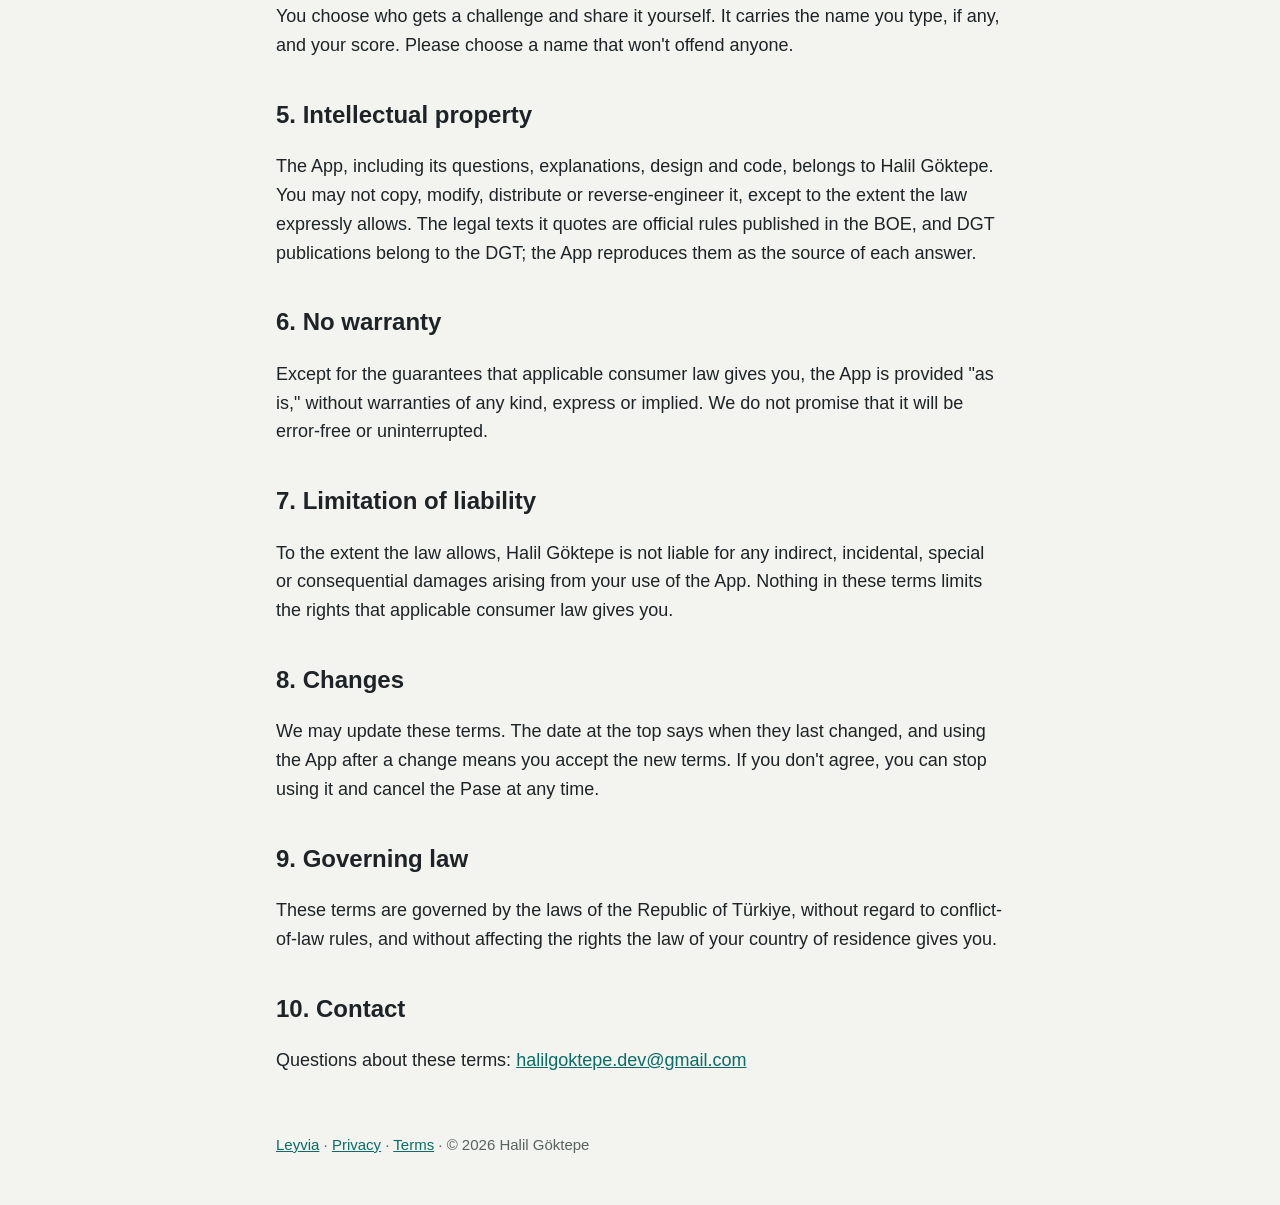
<file: en/terms.html>
<!doctype html>
<html lang="en">
<head>
<meta charset="utf-8">
<meta name="viewport" content="width=device-width, initial-scale=1">
<title>Terms of Use | Leyvia</title>
<meta name="description" content="Terms of use for Leyvia and the Pase.">
<link rel="stylesheet" href="../style.css">
<link rel="alternate" hreflang="es" href="../terms.html">
</head>
<body>
<header>
  <a class="brand" href="index.html"><img src="../icon.png" alt="">Leyvia</a>
  <nav><a href="index.html">Home</a><a href="privacy.html">Privacy</a><a href="../terms.html" lang="es">Español</a></nav>
</header>
<main>
  <h1>Terms of Use</h1>
  <p class="note">Last updated: November 12, 2026.</p>

  <h2>1. Using Leyvia</h2>
  <p>By downloading or using Leyvia (the "App"), you agree to these terms. If you download it from the App Store, you also agree to Apple's Licensed Application End User License Agreement (<a href="https://www.apple.com/legal/internet-services/itunes/dev/stdeula/">standard EULA</a>). If you download it or buy the Pase through Google Play, the <a href="https://play.google.com/about/play-terms/index.html">Google Play Terms of Service</a> also apply. If you do not agree, please do not use the App.</p>

  <h2>2. What the App is</h2>
  <p>Leyvia helps you prepare for the theory test for the class B driver's license in Spain: questions with explanations, practice tests, mistake review and a step-by-step guide to the DGT process. Every answer shows its source: an article of Spanish law published in the BOE (Spain's official gazette) or a DGT publication.</p>
  <p>Leyvia is an independent app. It is not affiliated with the DGT or any public authority, and its questions are not the official exam questions. We review the content carefully, but it may contain errors and the rules can change: if in doubt, check the official sources. Using the App does not guarantee that you will pass the exam.</p>

  <h2>3. The Pase</h2>
  <p>Without paying, you can answer 30 questions a day (you can also use them to review your mistakes), take one practice test every 7 days, create 3 challenges a day and play every challenge sent to you, read the 2026 RGC changes and use the App in English.</p>
  <p>The Pase adds unlimited sessions, practice tests and challenges, practice by topic, your readiness status and, on compatible iPhones, "Ask the law" (not available on Android). It is sold through the App Store and Google Play as a 1-month or 3-month auto-renewing subscription, at the price the App shows before you buy.</p>
  <p>On iPhone, payment is charged to your Apple Account when you confirm the purchase. The subscription renews automatically unless you cancel at least 24 hours before the end of the current period. Your Apple Account is charged for the renewal within the 24 hours before the current period ends. You can manage or cancel it in Settings › your name › Subscriptions.</p>
  <p>On Android, payment is charged to your Google Play account when you confirm the purchase. The subscription renews automatically at the end of each period unless you cancel before then. You can manage or cancel it in the Google Play app › profile icon › Payments &amp; subscriptions › Subscriptions.</p>
  <p>If you cancel the subscription, you keep the Pase until the end of the period you've already paid for. Apple and Google handle payments and refunds under their own terms.</p>

  <h2>4. Your data</h2>
  <p>Your progress and settings stay on your device, as the <a href="privacy.html">Privacy Policy</a> explains. Because we never store them on a server, we cannot recover them if you lose your device, reset it or delete the App.</p>
  <p>You choose who gets a challenge and share it yourself. It carries the name you type, if any, and your score. Please choose a name that won't offend anyone.</p>

  <h2>5. Intellectual property</h2>
  <p>The App, including its questions, explanations, design and code, belongs to Halil Göktepe. You may not copy, modify, distribute or reverse-engineer it, except to the extent the law expressly allows. The legal texts it quotes are official rules published in the BOE, and DGT publications belong to the DGT; the App reproduces them as the source of each answer.</p>

  <h2>6. No warranty</h2>
  <p>Except for the guarantees that applicable consumer law gives you, the App is provided "as is," without warranties of any kind, express or implied. We do not promise that it will be error-free or uninterrupted.</p>

  <h2>7. Limitation of liability</h2>
  <p>To the extent the law allows, Halil Göktepe is not liable for any indirect, incidental, special or consequential damages arising from your use of the App. Nothing in these terms limits the rights that applicable consumer law gives you.</p>

  <h2>8. Changes</h2>
  <p>We may update these terms. The date at the top says when they last changed, and using the App after a change means you accept the new terms. If you don't agree, you can stop using it and cancel the Pase at any time.</p>

  <h2>9. Governing law</h2>
  <p>These terms are governed by the laws of the Republic of Türkiye, without regard to conflict-of-law rules, and without affecting the rights the law of your country of residence gives you.</p>

  <h2>10. Contact</h2>
  <p>Questions about these terms: <a href="mailto:halilgoktepe.dev@gmail.com">halilgoktepe.dev@gmail.com</a></p>
</main>
<footer><a href="index.html">Leyvia</a> · <a href="privacy.html">Privacy</a> · <a href="terms.html">Terms</a> · © 2026 Halil Göktepe</footer>
</body>
</html>
</file>
<file: style.css>
/* Leyvia website: the app's teal and amber, readable first. */
:root {
  --ground: #f3f4f0;
  --panel: #ffffff;
  --ink: #1d2326;
  --muted: #59625f;
  --teal: #0b6b65;
  --amber: #f4b43a;
}
@media (prefers-color-scheme: dark) {
  :root {
    --ground: #111416;
    --panel: #1c2124;
    --ink: #eef1ee;
    --muted: #a9b2ae;
    --teal: #3db8aa;
    --amber: #e0a33a;
  }
}
* { box-sizing: border-box; }
body {
  margin: 0;
  background: var(--ground);
  color: var(--ink);
  font: 18px/1.6 -apple-system, BlinkMacSystemFont, "Segoe UI", Roboto, Helvetica, Arial, sans-serif;
}
main, header, footer { max-width: 760px; margin: 0 auto; padding: 0 16px; }
header { padding-top: 24px; display: flex; align-items: center; justify-content: space-between; gap: 12px; flex-wrap: wrap; }
header a.brand { display: flex; align-items: center; gap: 10px; font-weight: 700; font-size: 22px; color: var(--ink); text-decoration: none; }
header a.brand img { width: 36px; height: 36px; border-radius: 9px; }
nav a { color: var(--teal); margin-left: 14px; text-decoration: none; font-weight: 600; font-size: 16px; }
h1 { font-size: 34px; line-height: 1.2; margin: 32px 0 8px; }
h2 { font-size: 24px; margin: 36px 0 8px; }
p.lede { font-size: 20px; color: var(--muted); margin-top: 0; }
a { color: var(--teal); }
.panel { background: var(--panel); border-radius: 16px; padding: 16px 20px; margin: 16px 0; }
.note { color: var(--muted); font-size: 16px; }
footer { padding: 40px 16px 48px; color: var(--muted); font-size: 15px; }
p.get { display: flex; align-items: center; gap: 8px 16px; flex-wrap: wrap; margin: 20px 0 8px; }
a.store { display: inline-block; background: var(--teal); color: #ffffff; font-weight: 700; text-decoration: none; padding: 12px 22px; border-radius: 12px; }
a.store:hover, a.store:focus-visible { filter: brightness(1.1); }
@media (prefers-color-scheme: dark) { a.store { color: #0b1a19; } }
p.get .lead { font-weight: 700; }
@media (max-width: 520px) { p.get .lead { flex-basis: 100%; } }
</file>
